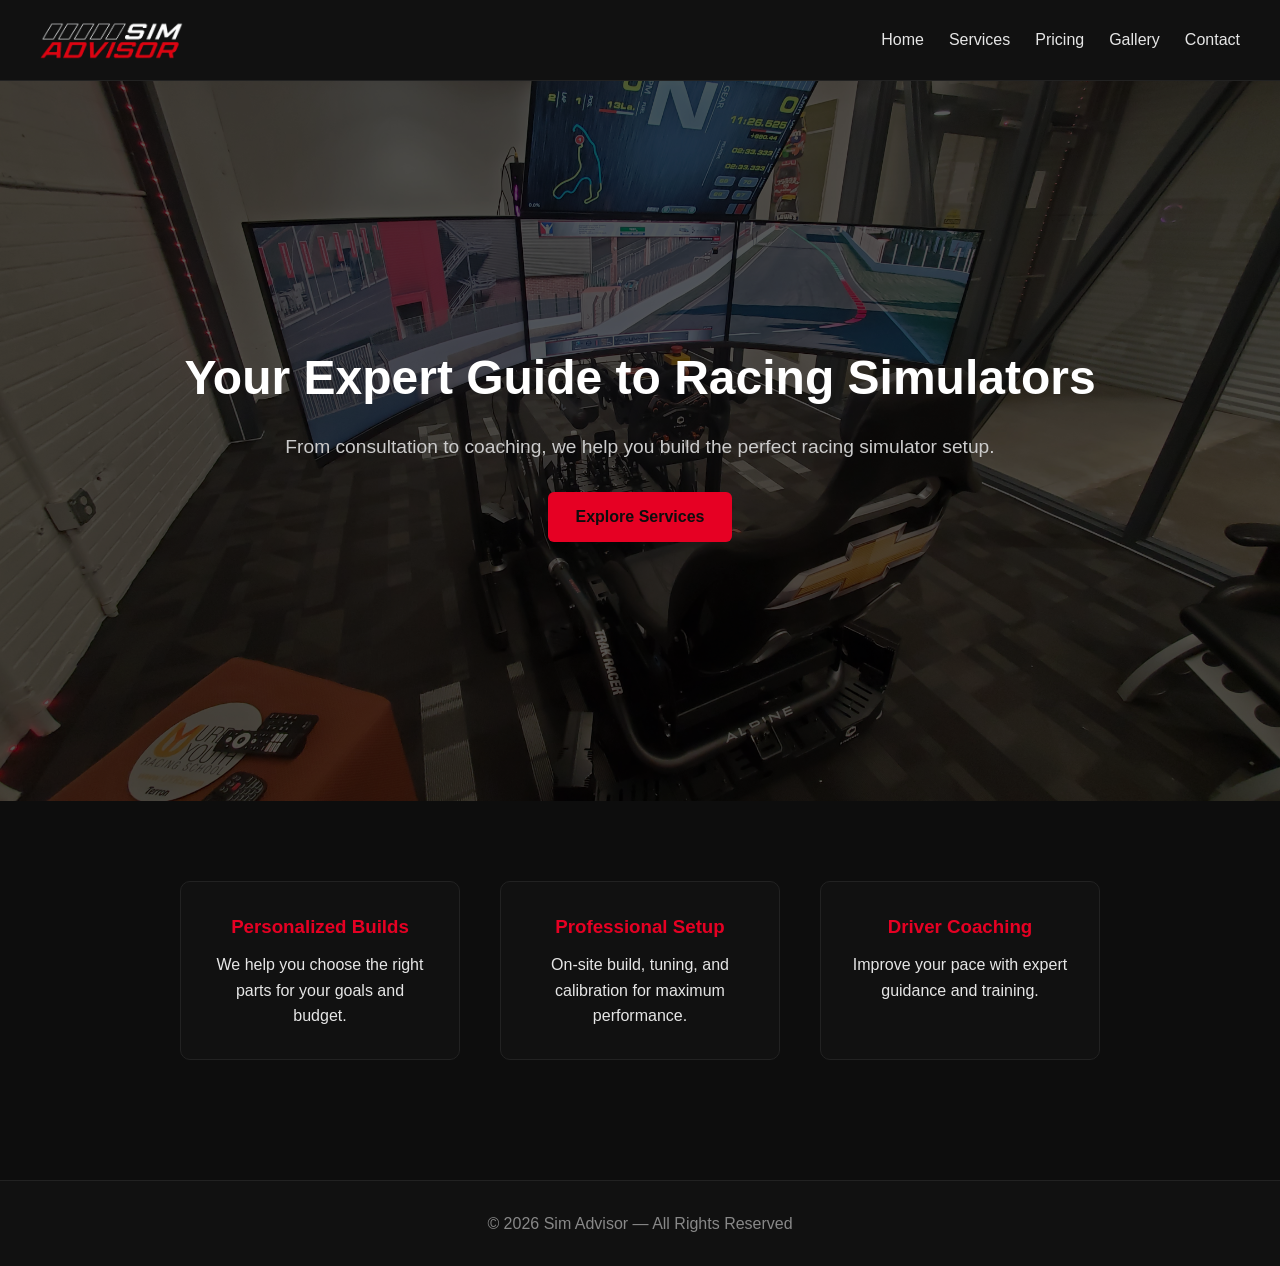
<file: index.html>
<!DOCTYPE html>
<html lang="en">
<head>
    <meta charset="UTF-8">
    <meta name="viewport" content="width=device-width, initial-scale=1.0">
    <title>Sim Advisor</title>
    <link rel="stylesheet" href="styles.css">
</head>
<body>

    <!-- Navigation -->
    <nav class="navbar">
        <div class="logo">
            <a href="index.html">
                <img src="images/logo-removebg-preview.png" alt="Sim Advisor logo" class="logo-img">
            </a>
        </div>

        <ul class="nav-links">
            <li><a href="index.html">Home</a></li>
            <li><a href="services.html">Services</a></li>
            <li><a href="pricing.html">Pricing</a></li>
            <li><a href="gallery.html">Gallery</a></li>
            <li><a href="contact.html">Contact</a></li>
        </ul>
    </nav>

    <!-- Hero Section -->
    <header class="hero home-hero">
        <h1>Your Expert Guide to Racing Simulators</h1>
        <p>From consultation to coaching, we help you build the perfect racing simulator setup.</p>
        <a href="services.html" class="cta-button">Explore Services</a>
    </header>

    <!-- Highlights -->
    <section class="highlights">
        <div class="highlight">
            <h3>Personalized Builds</h3>
            <p>We help you choose the right parts for your goals and budget.</p>
        </div>
        <div class="highlight">
            <h3>Professional Setup</h3>
            <p>On-site build, tuning, and calibration for maximum performance.</p>
        </div>
        <div class="highlight">
            <h3>Driver Coaching</h3>
            <p>Improve your pace with expert guidance and training.</p>
        </div>
    </section>

    <!-- Footer -->
    <footer>
        <p>© 2026 Sim Advisor — All Rights Reserved</p>
    </footer>

</body>
</html>
</file>
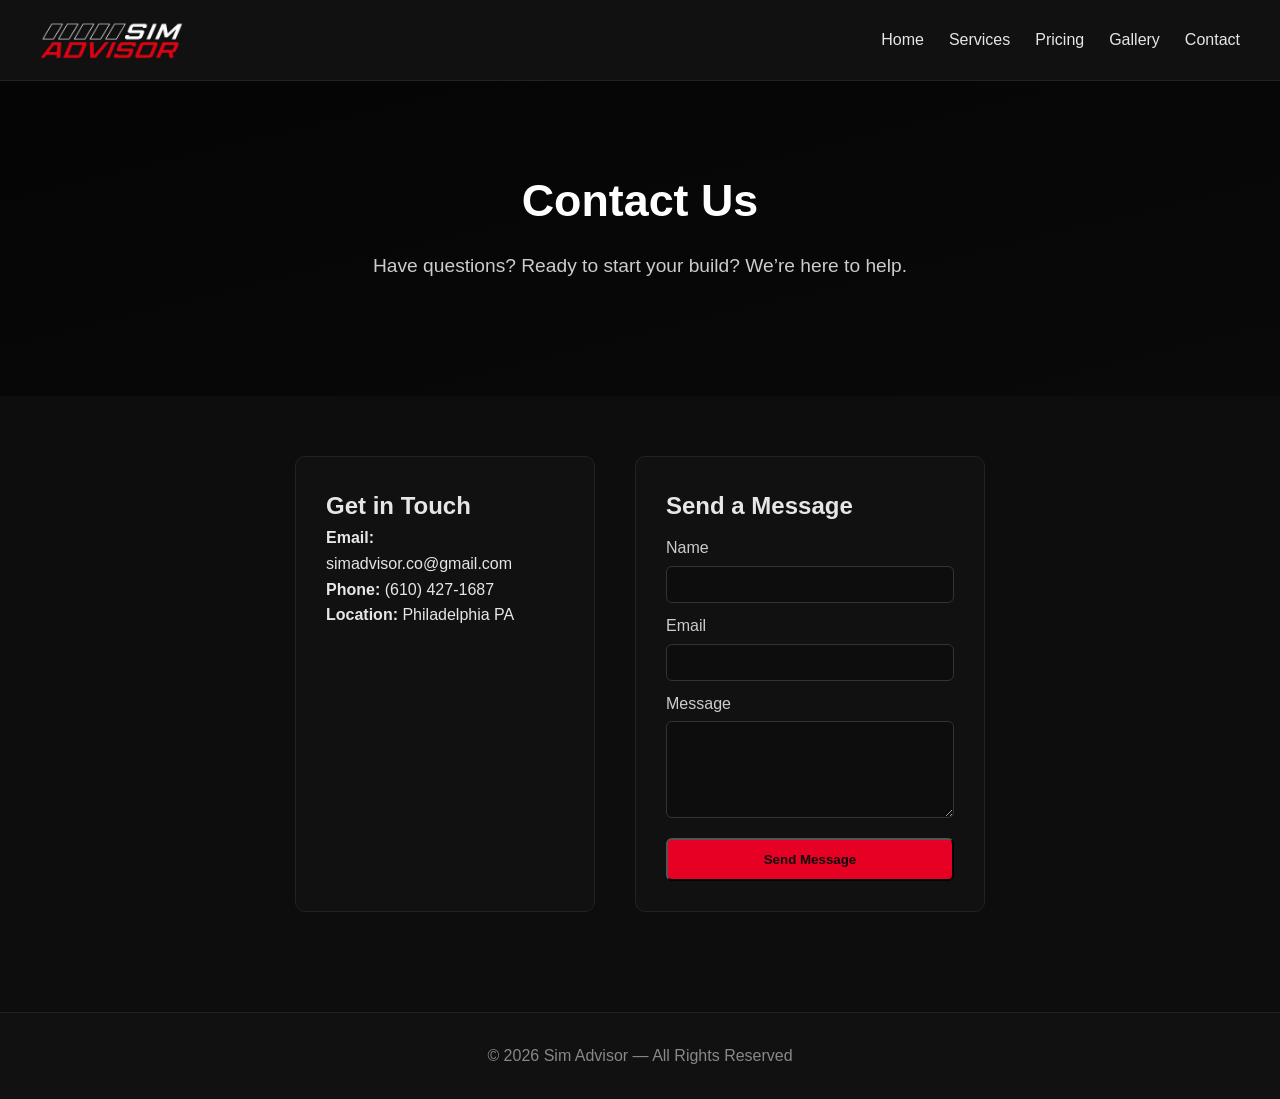
<file: contact.html>
<!DOCTYPE html>
<html lang="en">
<head>
    <meta charset="UTF-8">
    <meta name="viewport" content="width=device-width, initial-scale=1.0">
    <title>Contact — Sim Advisor</title>
    <link rel="stylesheet" href="styles.css">
</head>
<body>

    <!-- Navigation -->
    <nav class="navbar">
        <div class="logo">
            <a href="index.html">
                <img src="images/logo-removebg-preview.png" alt="Sim Advisor logo" class="logo-img">
            </a>
        </div>
        <ul class="nav-links">
            <li><a href="index.html">Home</a></li>
            <li><a href="services.html">Services</a></li>
            <li><a href="pricing.html">Pricing</a></li>
            <li><a href="gallery.html">Gallery</a></li>
            <li><a class="active" href="contact.html">Contact</a></li>
        </ul>
    </nav>

    <!-- Page Header -->
    <header class="hero small-hero">
        <h1>Contact Us</h1>
        <p>Have questions? Ready to start your build? We’re here to help.</p>
    </header>

    <!-- Contact Section -->
    <section class="contact-section">
        <div class="contact-info">
            <h2>Get in Touch</h2>
            <p><strong>Email:</strong> simadvisor.co@gmail.com</p>
            <p><strong>Phone:</strong> (610) 427‑1687</p>
            <p><strong>Location:</strong> Philadelphia PA</p>
        </div>

        <form class="contact-form" action="https://formspree.io/f/yourFormID" method="POST">
            <h2>Send a Message</h2>

            <label>Name</label>
            <input type="text" name="name" required>

            <label>Email</label>
            <input type="email" name="email" required>

            <label>Message</label>
            <textarea name="message" rows="5" required></textarea>

            <button type="submit" class="cta-button">Send Message</button>
        </form>
    </section>

    <!-- Footer -->
    <footer>
        <p>© 2026 Sim Advisor — All Rights Reserved</p>
    </footer>

</body>
</html>
</file>
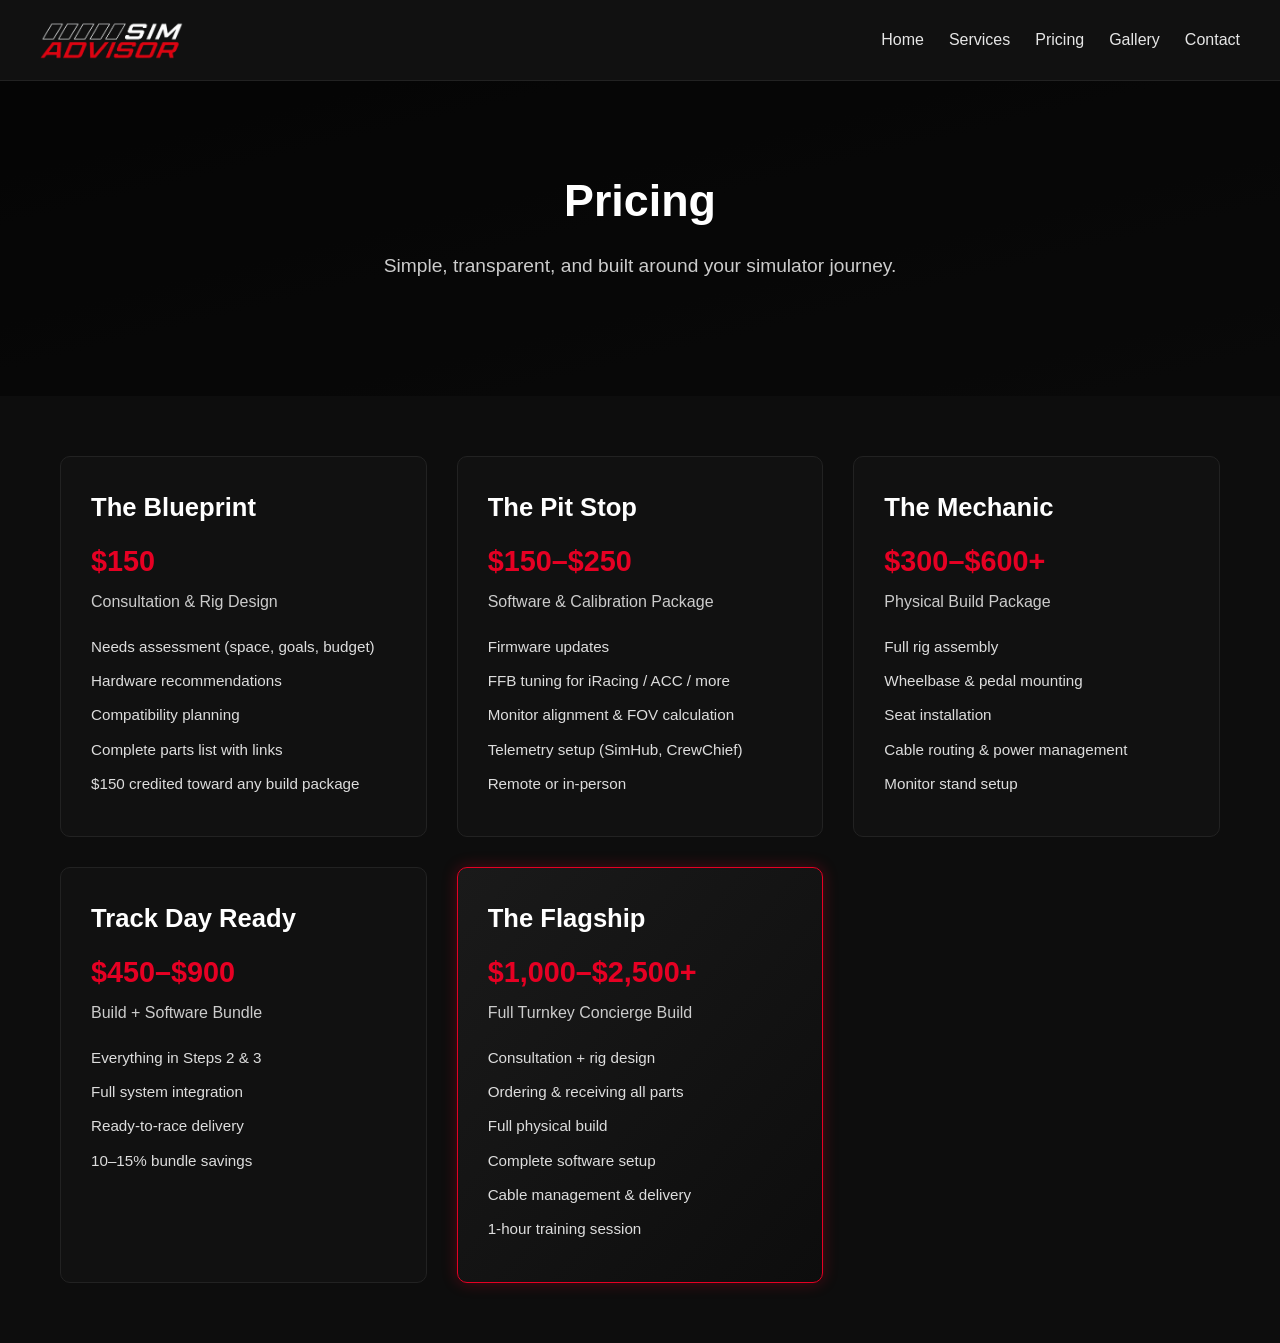
<file: pricing.html>
<!DOCTYPE html>
<html lang="en">
<head>
    <meta charset="UTF-8">
    <meta name="viewport" content="width=device-width, initial-scale=1.0">
    <title>Pricing — Sim Advisor</title>
    <link rel="stylesheet" href="styles.css">
</head>
<body>

    <!-- Navigation -->
    <nav class="navbar">
        <div class="logo">
            <a href="index.html">
                <img src="images/logo-removebg-preview.png" alt="Sim Advisor logo" class="logo-img">
            </a>
        </div>
        <ul class="nav-links">
            <li><a href="index.html">Home</a></li>
            <li><a href="services.html">Services</a></li>
            <li><a class="active" href="pricing.html">Pricing</a></li>
            <li><a href="gallery.html">Gallery</a></li>
            <li><a href="contact.html">Contact</a></li>
        </ul>
    </nav>

    <!-- Page Header -->
    <header class="hero small-hero">
        <h1>Pricing</h1>
        <p>Simple, transparent, and built around your simulator journey.</p>
    </header>

    <!-- Pricing Section -->
<section class="pricing-section">

    <!-- Step 1 -->
    <div class="pricing-card">
        <h2>The Blueprint</h2>
        <p class="price">$150</p>
        <p class="subtitle">Consultation & Rig Design</p>
        <ul>
            <li>Needs assessment (space, goals, budget)</li>
            <li>Hardware recommendations</li>
            <li>Compatibility planning</li>
            <li>Complete parts list with links</li>
            <li>$150 credited toward any build package</li>
        </ul>
    </div>

    <!-- Step 2 -->
    <div class="pricing-card">
        <h2>The Pit Stop</h2>
        <p class="price">$150–$250</p>
        <p class="subtitle">Software & Calibration Package</p>
        <ul>
            <li>Firmware updates</li>
            <li>FFB tuning for iRacing / ACC / more</li>
            <li>Monitor alignment & FOV calculation</li>
            <li>Telemetry setup (SimHub, CrewChief)</li>
            <li>Remote or in‑person</li>
        </ul>
    </div>

    <!-- Step 3 -->
    <div class="pricing-card">
        <h2>The Mechanic</h2>
        <p class="price">$300–$600+</p>
        <p class="subtitle">Physical Build Package</p>
        <ul>
            <li>Full rig assembly</li>
            <li>Wheelbase & pedal mounting</li>
            <li>Seat installation</li>
            <li>Cable routing & power management</li>
            <li>Monitor stand setup</li>
        </ul>
    </div>

    <!-- Step 4 -->
    <div class="pricing-card">
        <h2>Track Day Ready</h2>
        <p class="price">$450–$900</p>
        <p class="subtitle">Build + Software Bundle</p>
        <ul>
            <li>Everything in Steps 2 & 3</li>
            <li>Full system integration</li>
            <li>Ready‑to‑race delivery</li>
            <li>10–15% bundle savings</li>
        </ul>
    </div>

    <!-- Step 5 -->
    <div class="pricing-card premium">
        <h2>The Flagship</h2>
        <p class="price">$1,000–$2,500+</p>
        <p class="subtitle">Full Turnkey Concierge Build</p>
        <ul>
            <li>Consultation + rig design</li>
            <li>Ordering & receiving all parts</li>
            <li>Full physical build</li>
            <li>Complete software setup</li>
            <li>Cable management & delivery</li>
            <li>1‑hour training session</li>
        </ul>
    </div>

</section>
</file>
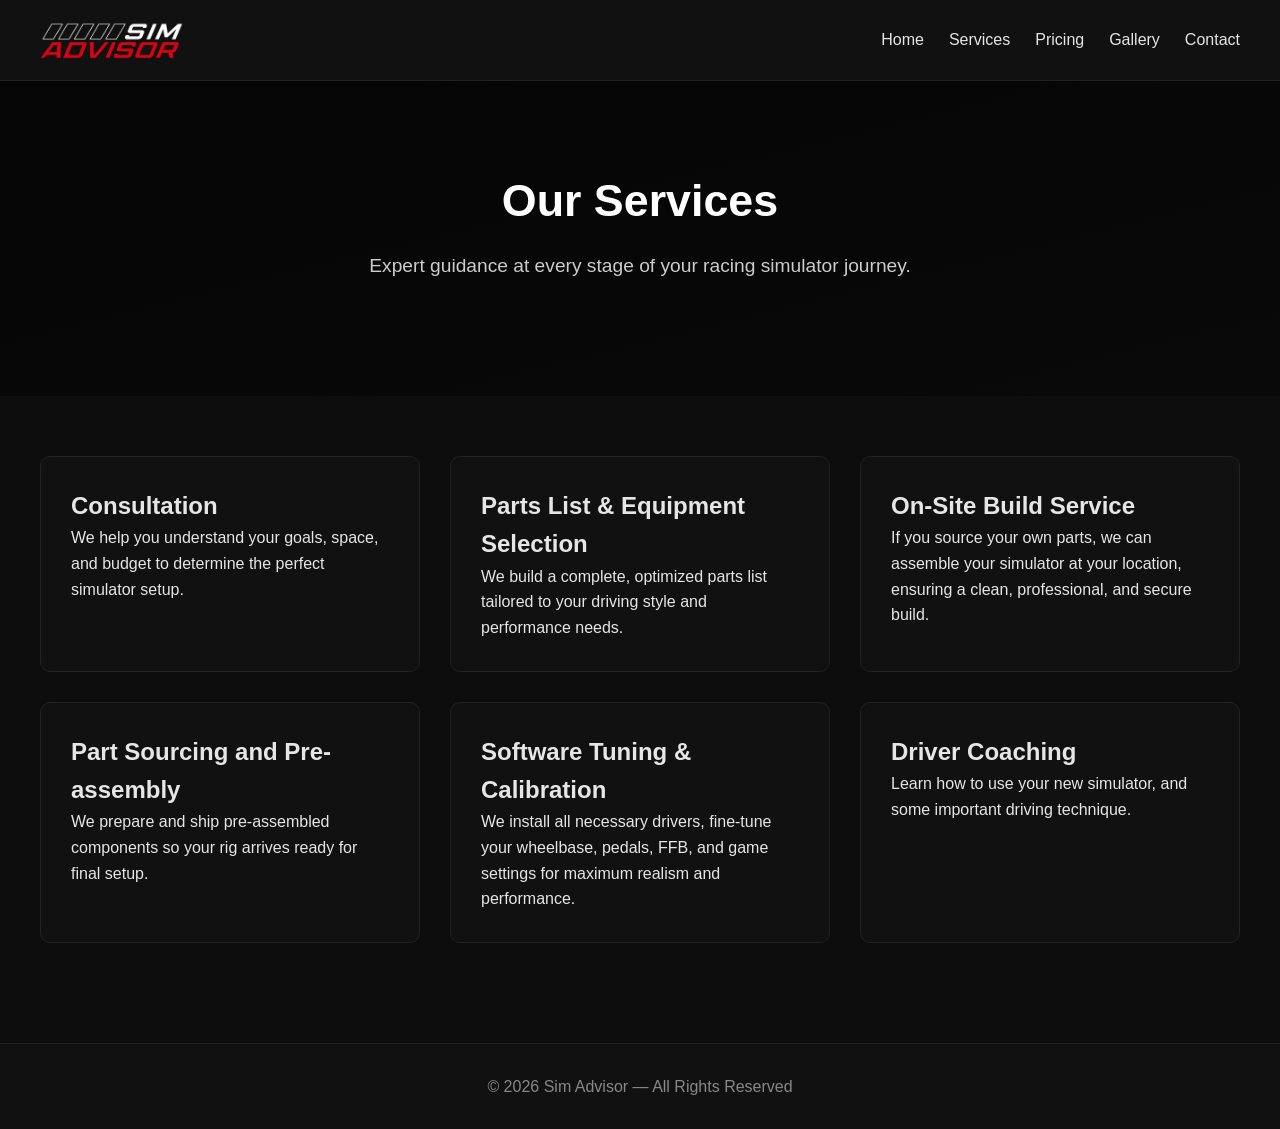
<file: services.html>
<!DOCTYPE html>
<html lang="en">
<head>
    <meta charset="UTF-8">
    <meta name="viewport" content="width=device-width, initial-scale=1.0">
    <title>Services — Sim Advisor</title>
    <link rel="stylesheet" href="styles.css">
</head>
<body>

    <!-- Navigation -->
    <nav class="navbar">
        <div class="logo">
            <a href="index.html">
                <img src="images/logo-removebg-preview.png" alt="Sim Advisor logo" class="logo-img">
            </a>
        </div>
        <ul class="nav-links">
            <li><a href="index.html">Home</a></li>
            <li><a class="active" href="services.html">Services</a></li>
            <li><a href="pricing.html">Pricing</a></li>
            <li><a href="gallery.html">Gallery</a></li>
            <li><a href="contact.html">Contact</a></li>
        </ul>
    </nav>

    <!-- Page Header -->
    <header class="hero small-hero">
        <h1>Our Services</h1>
        <p>Expert guidance at every stage of your racing simulator journey.</p>
    </header>

    <!-- Services Section -->
    <section class="services-section">
        <div class="service-card">
            <h2>Consultation</h2>
            <p>We help you understand your goals, space, and budget to determine the perfect simulator setup.</p>
        </div>

        <div class="service-card">
            <h2>Parts List & Equipment Selection</h2>
            <p>We build a complete, optimized parts list tailored to your driving style and performance needs.</p>
        </div>

        <div class="service-card">
            <h2>On‑Site Build Service</h2>
            <p>If you source your own parts, we can assemble your simulator at your location, ensuring a clean, professional, and secure build.</p>
        </div>

        <div class="service-card">
            <h2>Part Sourcing and Pre-assembly</h2>
            <p>We prepare and ship pre‑assembled components so your rig arrives ready for final setup.</p>
        </div>

        <div class="service-card">
            <h2>Software Tuning & Calibration</h2>
            <p>We install all necessary drivers, fine‑tune your wheelbase, pedals, FFB, and game settings for maximum realism and performance.</p>
        </div>

        <div class="service-card">
            <h2>Driver Coaching</h2>
            <p>Learn how to use your new simulator, and some important driving technique.</p>
        </div>
    </section>

    <!-- Footer -->
    <footer>
        <p>© 2026 Sim Advisor — All Rights Reserved</p>
    </footer>

</body>
</html>
</file>
<file: styles.css>
/* Global Reset */
* {
    margin: 0;
    padding: 0;
    box-sizing: border-box;
    font-family: "Segoe UI", Roboto, sans-serif;
}

body {
    background-color: #0d0d0d;
    color: #e6e6e6;
    line-height: 1.6;
}

:root {
    --accent: #e60023; /* your red */
}

/* Navigation Bar */
.navbar {
    display: flex;
    justify-content: space-between;
    align-items: center;
    padding: 20px 40px;
    background-color: #111;
    border-bottom: 1px solid #222;
    position: sticky;
    top: 0;
    z-index: 1000;
}

.logo-img {
    height: 40px;      /* adjust as needed */
    width: auto;
    display: block;
}

.nav-links {
    list-style: none;
    display: flex;
    gap: 25px;
}

.nav-links a {
    text-decoration: none;
    color: #e6e6e6;
    font-weight: 500;
    transition: color 0.2s ease;
}

.nav-links a:hover {
    color: #e60023;
}

/* Hero Section */
.hero {
    height: 80vh; /* makes it tall and dramatic */
    text-align: center;
    padding: 0 20px;
    background: url("images/hero.jpg") center/cover no-repeat;
    position: relative;
    display: flex;
    flex-direction: column;
    justify-content: center;
    align-items: center;
}

.hero::before {
    content: "";
    position: absolute;
    top: 0;
    left: 0;
    width: 100%;
    height: 100%;
    background: rgba(0, 0, 0, 0.65); /* darkens the image */
    z-index: 1;
}

.hero h1 {
    font-size: 3rem;
    margin-bottom: 15px;
    color: #ffffff;
}

.hero p {
    font-size: 1.2rem;
    margin-bottom: 30px;
    color: #cccccc;
}

.cta-button {
    display: inline-block;
    padding: 12px 28px;
    background-color: #e60023;
    color: #0d0d0d;
    font-weight: bold;
    border-radius: 6px;
    text-decoration: none;
    transition: background-color 0.2s ease;
}

.cta-button:hover {
    background-color: #80c1ff;
}

.hero h1,
.hero p,
.hero .cta-button {
    position: relative;
    z-index: 2;
}

/* Highlights Section */
.highlights {
    display: flex;
    justify-content: center;
    gap: 40px;
    padding: 80px 20px;
}

.highlight {
    background-color: #111;
    padding: 30px;
    border-radius: 10px;
    width: 280px;
    text-align: center;
    border: 1px solid #222;
    transition: transform 0.2s ease, border-color 0.2s ease;
}

.highlight:hover {
    transform: translateY(-5px);
    border-color: #e60023;
}

.highlight h3 {
    margin-bottom: 10px;
    color: #e60023;
}

/* Footer */
footer {
    text-align: center;
    padding: 30px;
    margin-top: 40px;
    background-color: #111;
    border-top: 1px solid #222;
    color: #888;
}

/* Responsive Layout */
@media (max-width: 900px) {
    .highlights {
        flex-direction: column;
        align-items: center;
    }

    .highlight {
        width: 90%;
    }

    .hero h1 {
        font-size: 2.4rem;
    }
}

/* Services Page */
.services-section {
    display: grid;
    grid-template-columns: repeat(auto-fit, minmax(280px, 1fr));
    gap: 30px;
    padding: 60px 40px;
}

.service-card {
    background-color: #111;
    padding: 30px;
    border-radius: 10px;
    border: 1px solid #222;
    transition: transform 0.2s ease, border-color 0.2s ease;
}

.service-card:hover {
    transform: translateY(-5px);
    border-color: #e60023;
}

.small-hero {
    padding: 80px 20px;
}

/* Pricing Section */
.pricing-section {
    display: grid;
    grid-template-columns: repeat(auto-fit, minmax(280px, 1fr));
    gap: 30px;
    padding: 60px 20px;
    max-width: 1200px;
    margin: 0 auto;
}

/* Pricing Cards */
.pricing-card {
    background: #111;
    border: 1px solid #222;
    border-radius: 10px;
    padding: 30px;
    text-align: left;
    transition: transform 0.2s ease, border-color 0.2s ease;
}

.pricing-card:hover {
    transform: translateY(-5px);
    border-color: #e60023;
}

/* Card Titles */
.pricing-card h2 {
    font-size: 1.6rem;
    margin-bottom: 10px;
    color: #ffffff;
}

/* Price */
.pricing-card .price {
    font-size: 1.8rem;
    font-weight: bold;
    color: #e60023;
    margin-bottom: 5px;
}

/* Subtitle */
.pricing-card .subtitle {
    font-size: 1rem;
    color: #cccccc;
    margin-bottom: 20px;
}

/* List Items */
.pricing-card ul {
    list-style: none;
    padding: 0;
    margin: 0;
}

.pricing-card ul li {
    margin-bottom: 10px;
    color: #dddddd;
    font-size: 0.95rem;
}

/* Premium Card Highlight */
.pricing-card.premium {
    border: 1px solid #e60023;
    background: linear-gradient(to bottom right, #1a1a1a, #0d0d0d);
    box-shadow: 0 0 15px rgba(230, 0, 35, 0.3);
}

.pricing-card.premium:hover {
    transform: translateY(-7px);
    border-color: #ff1a3a;
}

/* Small Hero (for Pricing Page Header) */
.small-hero {
    height: 35vh;
    background: linear-gradient(to bottom right, #0d0d0d, #1a1a1a);
    display: flex;
    flex-direction: column;
    justify-content: center;
    align-items: center;
}

.small-hero h1 {
    font-size: 2.8rem;
    color: #ffffff;
}

.small-hero p {
    font-size: 1.2rem;
    color: #cccccc;
}


/* Contact Page */
.contact-section {
    display: flex;
    justify-content: center;
    gap: 40px;
    padding: 60px 40px;
    flex-wrap: wrap;
}

.contact-info {
    background-color: #111;
    padding: 30px;
    border-radius: 10px;
    border: 1px solid #222;
    width: 300px;
}

.contact-form {
    background-color: #111;
    padding: 30px;
    border-radius: 10px;
    border: 1px solid #222;
    width: 350px;
    display: flex;
    flex-direction: column;
}

.contact-form label {
    margin-top: 10px;
    margin-bottom: 5px;
    color: #ccc;
}

.contact-form input,
.contact-form textarea {
    padding: 10px;
    border-radius: 6px;
    border: 1px solid #333;
    background-color: #0d0d0d;
    color: #e6e6e6;
}

.contact-form button {
    margin-top: 20px;
}

/* Gallery Page */
.gallery-section {
    display: grid;
    grid-template-columns: repeat(auto-fit, minmax(280px, 1fr));
    gap: 20px;
    padding: 60px 40px;
}

.gallery-item {
    background-color: #111;
    padding: 10px;
    border-radius: 10px;
    border: 1px solid #222;
    transition: transform 0.2s ease, border-color 0.2s ease;
}

.gallery-item:hover {
    transform: scale(1.02);
    border-color: #e60023;
}

.gallery-item img {
    width: 100%;
    border-radius: 8px;
}

/* Lightbox */
.lightbox {
    display: none;
    position: fixed;
    z-index: 2000;
    top: 0;
    left: 0;
    width: 100%;
    height: 100%;
    background: rgba(0, 0, 0, 0.85);
    justify-content: center;
    align-items: center;
    cursor: zoom-out;
}

.lightbox img {
    max-width: 90%;
    max-height: 90%;
    border-radius: 10px;
    box-shadow: 0 0 20px rgba(0,0,0,0.5);
}
</file>
